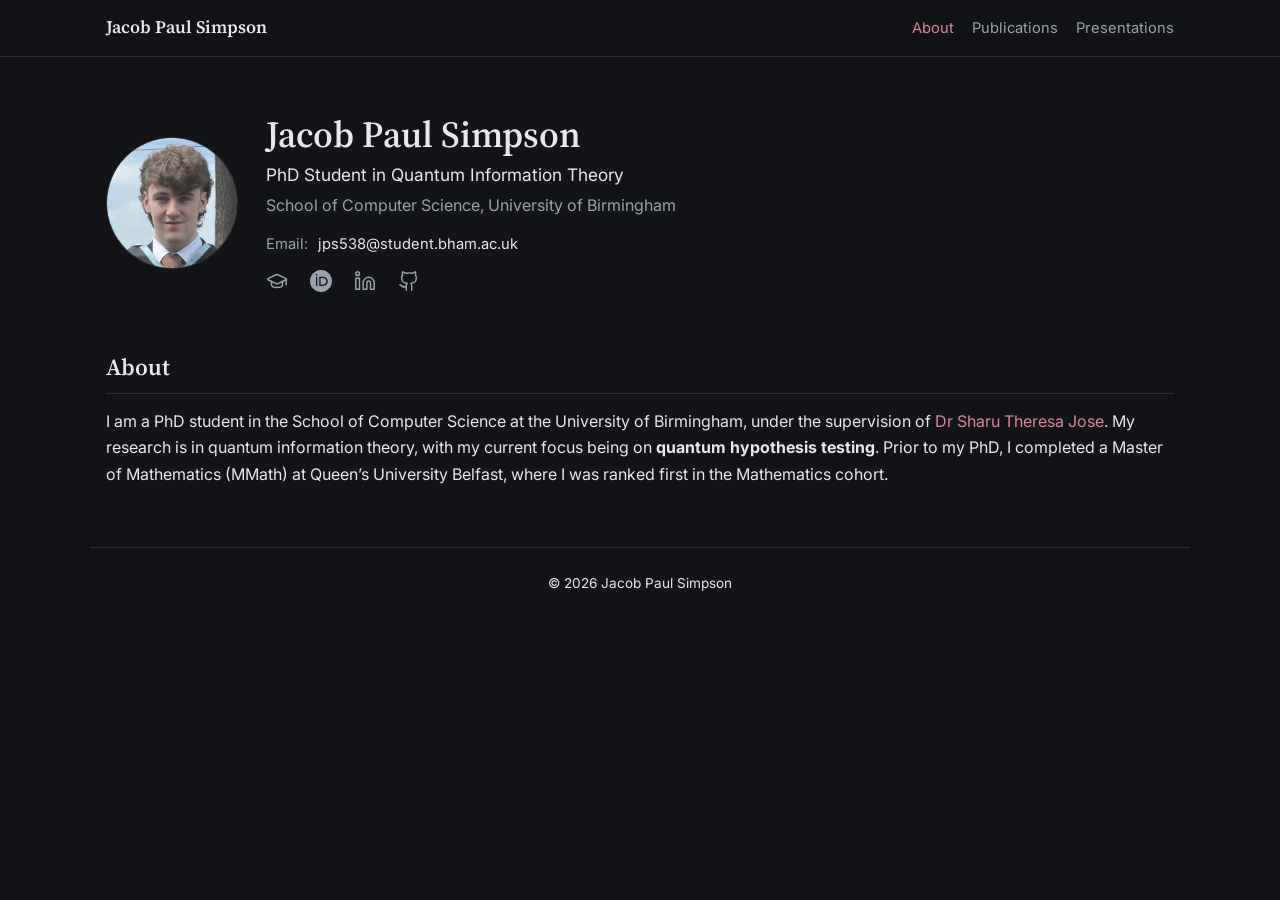
<file: index.html>
<!doctype html>
<html lang="en" data-theme="dark">
<head>
  <meta charset="utf-8">
  <meta name="viewport" content="width=device-width, initial-scale=1">
  <title>Jacob Paul Simpson</title>
  <meta name="description" content="Jacob Paul Simpson — PhD student in quantum information theory at the University of Birmingham, working on quantum hypothesis testing.">
  <meta name="author" content="Jacob Paul Simpson">
  <link rel="preconnect" href="https://fonts.googleapis.com">
  <link rel="preconnect" href="https://fonts.gstatic.com" crossorigin>
  <link rel="preload" href="photo.jpg" as="image" fetchpriority="high">
  
  <link href="https://fonts.googleapis.com/css2?family=Inter:wght@400;500;600&family=Source+Serif+4:opsz,wght@8..60,500;8..60,600&display=swap" rel="stylesheet" media="print" onload="this.media='all'">
  <noscript>
    <link href="https://fonts.googleapis.com/css2?family=Inter:wght@400;500;600&family=Source+Serif+4:opsz,wght@8..60,500;8..60,600&display=swap" rel="stylesheet">
  </noscript>
  <link rel="stylesheet" href="style.css?v=e458c6027c">
</head>
<body>
  <header class="site-header">
    <div class="wrap header-inner">
      <a class="brand" href="index.html">Jacob Paul Simpson</a>
      <nav>
        <a href="index.html" class="active">About</a>
        <a href="publications.html">Publications</a>
        <a href="talks.html">Presentations</a>
        
        
      </nav>
    </div>
  </header>

  <main class="wrap">
    <section class="hero">
      <div class="avatar" aria-hidden="true">
        <img src="photo.jpg" alt="" width="400" height="400" fetchpriority="high" decoding="async" onerror="this.remove()">
        <span>JS</span>
      </div>
      <div>
        <h1>Jacob Paul Simpson</h1>
        <p class="role">PhD Student in Quantum Information Theory</p>
        <p class="affil">School of Computer Science, University of Birmingham</p>
        <p class="profile-email"><span class="profile-email-label">Email:</span> <span>jps538@student.bham.ac.uk</span></p>
        
        <div class="links icons">
          <a href="https://inspirehep.net/authors/3199390" title="INSPIRE-HEP" aria-label="INSPIRE-HEP"><svg xmlns="http://www.w3.org/2000/svg" viewBox="0 0 24 24" fill="none" stroke="currentColor" stroke-width="1.6" stroke-linecap="round" stroke-linejoin="round" aria-hidden="true"><path d="M21.42 10.922a1 1 0 0 0-.019-1.838L12.83 5.18a2 2 0 0 0-1.66 0L2.6 9.08a1 1 0 0 0 0 1.832l8.57 3.908a2 2 0 0 0 1.66 0z"/><path d="M22 10v6"/><path d="M6 12.5V16a6 3 0 0 0 12 0v-3.5"/></svg></a>
          <a href="https://orcid.org/0009-0008-3253-7159" title="ORCID: 0009-0008-3253-7159" aria-label="ORCID profile: 0009-0008-3253-7159" rel="me"><svg width="22" height="22" aria-hidden="true" viewBox="0 0 72 72" version="1.1"
    xmlns="http://www.w3.org/2000/svg"
    xmlns:xlink="http://www.w3.org/1999/xlink"><g stroke="none" stroke-width="1" fill="none" fill-rule="evenodd"><g transform="translate(-924.000000, -72.000000)" fill-rule="nonzero"><g><g transform="translate(924.000000, 72.000000)"><path d="M72,36 C72,55.884375 55.884375,72 36,72 C16.115625,72 0,55.884375 0,36 C0,16.115625 16.115625,0 36,0 C55.884375,0 72,16.115625 72,36 Z" fill="currentColor"></path><g transform="translate(18.868966, 12.910345)" fill="var(--bg)"><polygon points="5.03734929 39.1250878 0.695429861 39.1250878 0.695429861 9.14431787 5.03734929 9.14431787 5.03734929 22.6930505 5.03734929 39.1250878"></polygon><path d="M11.409257,9.14431787 L23.1380784,9.14431787 C34.303014,9.14431787 39.2088191,17.0664074 39.2088191,24.1486995 C39.2088191,31.846843 33.1470485,39.1530811 23.1944669,39.1530811 L11.409257,39.1530811 L11.409257,9.14431787 Z M15.7511765,35.2620194 L22.6587756,35.2620194 C32.49858,35.2620194 34.7541226,27.8438084 34.7541226,24.1486995 C34.7541226,18.1301509 30.8915059,13.0353795 22.4332213,13.0353795 L15.7511765,13.0353795 L15.7511765,35.2620194 Z"></path><path d="M5.71401206,2.90182329 C5.71401206,4.441452 4.44526937,5.72914146 2.86638958,5.72914146 C1.28750978,5.72914146 0.0187670918,4.441452 0.0187670918,2.90182329 C0.0187670918,1.33420133 1.28750978,0.0745051096 2.86638958,0.0745051096 C4.44526937,0.0745051096 5.71401206,1.36219458 5.71401206,2.90182329 Z"></path></g></g></g></g></g></svg></a>
          <a href="https://www.linkedin.com/in/jacobpaulsimpson" title="LinkedIn" aria-label="LinkedIn"><svg xmlns="http://www.w3.org/2000/svg" viewBox="0 0 24 24" fill="none" stroke="currentColor" stroke-width="1.6" stroke-linecap="round" stroke-linejoin="round" aria-hidden="true"><path d="M16 8a6 6 0 0 1 6 6v7h-4v-7a2 2 0 0 0-2-2 2 2 0 0 0-2 2v7h-4v-7a6 6 0 0 1 6-6z"/><rect width="4" height="12" x="2" y="9"/><circle cx="4" cy="4" r="2"/></svg></a>
          <a href="https://github.com/jacobpaulsimpson" title="GitHub" aria-label="GitHub"><svg xmlns="http://www.w3.org/2000/svg" viewBox="0 0 24 24" fill="none" stroke="currentColor" stroke-width="1.6" stroke-linecap="round" stroke-linejoin="round" aria-hidden="true"><path d="M15 22v-4a4.8 4.8 0 0 0-1-3.5c3 0 6-2 6-5.5.08-1.25-.27-2.48-1-3.5.28-1.15.28-2.35 0-3.5 0 0-1 0-3 1.5-2.64-.5-5.36-.5-8 0C6 2 5 2 5 2c-.3 1.15-.3 2.35 0 3.5A5.403 5.403 0 0 0 4 9c0 3.5 3 5.5 6 5.5-.39.49-.68 1.05-.85 1.65-.17.6-.22 1.23-.15 1.85v4"/><path d="M9 18c-4.51 2-5-2-7-2"/></svg></a>
        </div>
      </div>
    </section>

    <section class="bio">
      <h2>About</h2>
      <p>
        I am a PhD student in the School of Computer Science at the University of Birmingham, under the supervision of
        <a href="https://scholar.google.com/citations?user=hhaiVGYAAAAJ&amp;hl=en" title="Dr Sharu Theresa Jose on Google Scholar">Dr Sharu Theresa Jose</a>. My research is in quantum information theory, with my current focus being on
        <strong>quantum hypothesis testing</strong>. Prior to my PhD, I completed a Master of Mathematics
        (MMath) at Queen&rsquo;s University Belfast, where I was ranked first in the Mathematics cohort.
      </p>
    </section>
  </main>

  <footer class="wrap footer">
    <span>&copy; <span class="year-now"></span> Jacob Paul Simpson</span>
  </footer>

  <script src="main.js?v=3654d2473d" defer></script>
</body>
</html>
</file>
<file: style.css>
:root {
  --bg: #121417; --surface: #1a1d21; --text: #e6e8ea; --muted: #9aa3ad; --border: #2a2f35;
  --accent: #e0839d; --accent-soft: #2e1f25;
  --published: #6fcf9b; --published-bg: #17301f;
  --blue: #8ab8e8; --blue-bg: #182838;
  --accepted: #c2a4ed; --accepted-bg: #2b223b;
  --review: #e8b45a; --review-bg: #33280f;
  --preprint: #b3bbc4; --preprint-bg: #262b30;
  --serif: "Source Serif 4", Georgia, serif;
  --sans: "Inter", system-ui, -apple-system, sans-serif;
}

* { box-sizing: border-box; }
html { scroll-behavior: smooth; }
body {
  margin: 0; background: var(--bg); color: var(--text);
  font: 16px/1.65 var(--sans); -webkit-font-smoothing: antialiased;
}
a { color: var(--accent); text-decoration: none; }
a:hover { text-decoration: underline; }
.wrap { max-width: 1100px; margin: 0 auto; padding: 0 16px; }
.muted { color: var(--muted); }
.small { font-size: 0.85rem; }
.citation-source { color: var(--accepted); }

/* Header */
.site-header {
  position: sticky; top: 0; z-index: 10;
  background: color-mix(in srgb, var(--bg) 88%, transparent);
  backdrop-filter: blur(8px); border-bottom: 1px solid var(--border);
}
.header-inner { display: flex; align-items: center; justify-content: space-between; height: 56px; gap: 12px; }
.brand { font-family: var(--serif); font-weight: 600; font-size: 1.1rem; color: var(--text); white-space: nowrap; }
nav { display: flex; align-items: center; gap: 18px; font-size: 0.92rem; }
nav a { color: var(--muted); }
nav a:hover, nav a.active { color: var(--accent); text-decoration: none; }

/* Hero */
.hero { display: flex; gap: 28px; align-items: center; padding: 56px 0 24px; }
.avatar {
  position: relative; flex: 0 0 132px; height: 132px; border-radius: 50%;
  background: var(--accent-soft); color: var(--accent); display: grid; place-items: center;
  font-family: var(--serif); font-size: 2.6rem; font-weight: 600; overflow: hidden;
  border: 1px solid var(--border);
}
.avatar img { position: absolute; inset: 0; width: 100%; height: 100%; object-fit: cover; }
h1 { font-family: var(--serif); font-weight: 600; font-size: 2.3rem; line-height: 1.15; margin: 0 0 6px; }
.role { margin: 0; font-size: 1.08rem; }
.affil { margin: 2px 0 14px; color: var(--muted); }
.profile-email { margin: 0 0 14px; font-size: 0.92rem; overflow-wrap: anywhere; }
.profile-email-label { color: var(--muted); margin-right: 6px; }
.links { display: flex; flex-wrap: wrap; gap: 8px; }
.links a {
  display: inline-flex; align-items: center; gap: 6px; font-size: 0.88rem;
  padding: 5px 11px; border: 1px solid var(--border); border-radius: 999px;
  background: var(--surface); color: var(--text);
}
.links a:hover { border-color: var(--accent); color: var(--accent); text-decoration: none; }

/* Sections */
section { padding: 8px 0 24px; }
h2 {
  font-family: var(--serif); font-weight: 600; font-size: 1.45rem;
  margin: 24px 0 14px; padding-bottom: 6px; border-bottom: 1px solid var(--border);
}
.section-head { display: flex; align-items: baseline; justify-content: space-between; border-bottom: 1px solid var(--border); margin: 24px 0 6px; }
.section-head h2 { border: 0; margin: 0; padding-bottom: 6px; }
.bio p { margin: 0 0 12px; }

/* Publications */
.year-label { font-family: var(--serif); font-size: 1.05rem; color: var(--muted); margin: 18px 0 8px; }
.pub {
  background: var(--surface); border: 1px solid var(--border); border-radius: 10px;
  padding: 16px 18px; margin-bottom: 12px;
}
.pub.pub-with-image {
  display: grid; grid-template-columns: minmax(160px, 23%) minmax(0, 1fr);
  gap: 24px; align-items: center; padding: 24px;
}
.pub-content { min-width: 0; }
.pub-image {
  aspect-ratio: 4 / 3; width: 100%; overflow: hidden;
  border-radius: 8px; background: #fff;
  display: flex; align-items: center; justify-content: center; padding: 16px;
}
.pub-logo-lockup { display: grid; grid-template-columns: minmax(0, 1fr); align-items: center; justify-items: center; width: 100%; container-type: inline-size; }
.pub-logo { display: block; width: 100%; height: auto; overflow: hidden; object-fit: contain; }
.pub-image--photo { background: #121a17; }
.pub-image--dark { background: #101319; }
.pub-logo-lockup--year { grid-template-columns: minmax(0, 4fr) minmax(0, 1fr); align-items: end; gap: 6px; }
.pub-image-year { color: #fff; font: 900 clamp(0.875rem, 8cqi, 1.25rem)/1 var(--serif); letter-spacing: 0; white-space: nowrap; }
.pub.pub-with-image[hidden] { display: none; }
@media (max-width: 700px) {
  .pub.pub-with-image { grid-template-columns: minmax(0, 1fr); gap: 18px; padding: 18px; }
  .pub-image { max-width: 240px; justify-self: center; }
}
.pub-title { font-family: var(--serif); font-weight: 600; font-size: 1.12rem; line-height: 1.35; margin: 0 0 4px; }
.pub-authors { margin: 0 0 4px; font-size: 0.95rem; }
.pub-authors .me { font-weight: 600; text-decoration: underline; text-decoration-color: var(--accent); text-underline-offset: 3px; }
.pub-venue { margin: 0 0 10px; font-size: 0.93rem; color: var(--muted); }
.pub-venue em { color: var(--text); }
.pub-location-date { display: block; margin-top: 0; }
.pub-separator { display: inline-block; font-size: 0.75em; line-height: 1; vertical-align: 0.08em; }
.pub-top { display: flex; flex-wrap: wrap; align-items: center; gap: 8px; margin-bottom: 8px; }
.pub-links { display: flex; flex-wrap: wrap; align-items: center; gap: 8px; }
.pub-link[hidden] { display: none; }
.page-head { display: flex; align-items: baseline; justify-content: space-between; flex-wrap: wrap; gap: 8px;
  padding-top: 40px; margin-bottom: 4px; border-bottom: 1px solid var(--border); }
.page-head h1 { margin-bottom: 10px; }
.badge {
  font-size: 0.75rem; font-weight: 600; letter-spacing: 0.02em; text-transform: uppercase;
  padding: 3px 9px; border-radius: 999px;
}
.badge.published { color: var(--published); background: var(--published-bg); }
.badge.accepted { color: var(--accepted); background: var(--accepted-bg); }
.badge.under-review { color: var(--review); background: var(--review-bg); }
.badge.preprint, .badge.in-preparation { color: var(--preprint); background: var(--preprint-bg); }
.cites {
  display: inline-flex; align-items: center; gap: 5px; font-size: 0.8rem;
  padding: 3px 9px; border-radius: 999px; border: 1px solid var(--border); color: var(--muted);
}
.pub-link {
  display: inline-flex; align-items: center; gap: 6px; font-size: 0.8rem; padding: 3px 9px; border-radius: 6px; border: 1px solid var(--border);
  color: var(--text); background: transparent; cursor: pointer; font-family: inherit;
}
.pub-link:hover { border-color: var(--accent); color: var(--accent); text-decoration: none; }

/* Footer */
.footer {
  display: flex; justify-content: center; flex-wrap: wrap; gap: 8px;
  padding: 24px 16px 40px; margin-top: 24px; border-top: 1px solid var(--border); font-size: 0.85rem;
}

@media (max-width: 640px) {
  .hero { flex-direction: column; align-items: flex-start; padding-top: 32px; }
  .avatar { flex-basis: auto; width: 104px; height: 104px; font-size: 2rem; }
  h1 { font-size: 1.9rem; }
  nav { gap: 12px; }
}

/* Icon-only contact links */
.links.icons { gap: 10px; }
.links.icons a {
  width: 40px; height: 40px; padding: 0; justify-content: center;
  font-size: 1.1rem; color: var(--muted);
}
.links.icons a:hover { color: var(--accent); border-color: var(--accent); transform: translateY(-1px); }
.links.icons a { transition: color .15s, border-color .15s, transform .15s; }
.links.icons a .ai { font-size: 1.2rem; }

/* Publication stats (right of the Publications heading) */
.page-head { align-items: flex-end; }
.stats { margin: 0 0 10px; display: grid; gap: 2px; font-size: 0.88rem; }
.stats div { display: flex; justify-content: space-between; gap: 18px; }
.stats dt { color: var(--muted); }
.stats dd { margin: 0; font-weight: 600; font-variant-numeric: tabular-nums; text-align: right; }
.page-head { align-items: center; padding-bottom: 10px; }
.page-head h1 { font-size: 2.6rem; margin: 0; }
.page-head .stats { margin: 0; }
.page-head { align-items: flex-end; }
.page-head h1 { font-size: 2.9rem; line-height: 1; }
.page-head { align-items: center; }
.page-head .stats { font-size: 0.78rem; line-height: 1.3; gap: 1px; }
.page-head .stats div { gap: 12px; }
.page-head .stats { font-size: 0.86rem; line-height: 1.3; }
.page-head .stats div { gap: 16px; }

/* Thin outline contact icons (Lucide) */
.links.icons { gap: 22px; margin-top: 4px; }
.links.icons a {
  width: auto; height: auto; padding: 0; border: 0; background: none; border-radius: 0;
  color: var(--muted); transform: none;
}
.links.icons a:hover { color: var(--accent); transform: translateY(-1px); }
.links.icons svg, .links.icons img { width: 22px; height: 22px; display: block; }

/* Publication search & filters */
.pub-toolbar { display: flex; flex-wrap: wrap; align-items: center; gap: 10px; margin: 18px 0 6px; }
.pub-toolbar .search {
  flex: 1 1 260px; display: flex; align-items: center; gap: 8px;
  background: var(--surface); border: 1px solid var(--border); border-radius: 8px; padding: 0 12px;
}
.pub-toolbar .search:focus-within { border-color: var(--accent); }
.pub-toolbar .search i { color: var(--muted); font-size: 0.85rem; }
.pub-toolbar input, .pub-toolbar select {
  font: inherit; font-size: 0.9rem; color: var(--text); background: transparent; border: 0; outline: none;
}
.pub-toolbar input { flex: 1; height: 38px; min-width: 0; }
.pub-toolbar select {
  height: 40px; padding: 0 10px; background: var(--surface); border: 1px solid var(--border); border-radius: 8px; cursor: pointer;
}
.pub-toolbar select:focus { border-color: var(--accent); }
.type-filter { display: inline-flex; border: 1px solid var(--border); border-radius: 8px; overflow: hidden; }
.type-filter button {
  font: inherit; font-size: 0.85rem; padding: 0 14px; height: 38px; cursor: pointer;
  background: var(--surface); color: var(--muted); border: 0; border-left: 1px solid var(--border);
}
.type-filter button:first-child { border-left: 0; }
.type-filter button:hover { color: var(--text); }
.type-filter button.on { background: var(--accent-soft); color: var(--accent); font-weight: 600; }
.pub[hidden], .year-label[hidden] { display: none; }
#pub-empty { padding: 24px 0; }

.pub-toolbar .search { height: 40px; }
.type-filter button { height: 38px; }

/* Year filter: only the arrow box opens the menu */
.year-select {
  display: inline-flex; align-items: stretch; height: 40px;
  background: var(--surface); border: 1px solid var(--border); border-radius: 8px; overflow: hidden;
}
.year-select .value {
  display: flex; align-items: center; padding: 0 14px; min-width: 92px;
  font-size: 0.9rem; color: var(--text); user-select: none; cursor: default;
}
.year-select .arrow {
  position: relative; width: 38px; display: grid; place-items: center;
  border-left: 1px solid var(--border); color: var(--muted); cursor: pointer;
}
.year-select .arrow:hover { color: var(--text); background: color-mix(in srgb, var(--text) 6%, transparent); }
.year-select .arrow i { font-size: 0.7rem; pointer-events: none; }
.year-select select {
  position: absolute; inset: 0; width: 100%; height: 100%;
  opacity: 0; cursor: pointer; appearance: none; -webkit-appearance: none;
}
.year-select:focus-within { border-color: var(--accent); }
/* Highlight own name in author lists: bold, no underline */
.pub-authors { color: var(--muted); }
.pub-authors .me { font-weight: 600; color: var(--text); text-decoration: none; }
.pub-authors .me { color: var(--accent); }

/* Talks & Teaching */
.section-title { font-size: 1.25rem; margin: 28px 0 12px; }
.teach-list { list-style: none; padding: 0; margin: 0; }
.teach-list li { display: grid; grid-template-columns: 90px 1fr; gap: 12px; padding: 6px 0; }
.teach-list .when { color: var(--muted); font-variant-numeric: tabular-nums; }
.page-head + #talk-list { margin-top: 8px; }

/* Talk type badges: invited = green, contributed = lavender, poster = blue */
.badge.kind-invited { color: var(--published); background: var(--published-bg); }
.badge.kind-contributed { color: var(--accepted); background: var(--accepted-bg); }
.badge.kind-poster { color: var(--blue); background: var(--blue-bg); }
.badge.kind-seminar { color: var(--preprint); background: var(--preprint-bg); }
.links.icons a .ai { font-size: 21px; line-height: 22px; display: block; }
.avatar img { object-position: 50% 40%; }

/* Keep navigation, headings and filters within narrow phone screens. */
@media (max-width: 640px) {
  .header-inner { height: auto; padding-block: 12px; flex-direction: column; align-items: flex-start; gap: 8px; }
  nav { flex-wrap: wrap; width: 100%; }
  .page-head { align-items: flex-start; gap: 16px; }
  .page-head h1 { font-size: clamp(1.8rem, 8vw, 2.4rem); line-height: 1.15; }
  .type-filter { flex-wrap: wrap; width: 100%; gap: 1px; background: var(--border); }
  .type-filter button { flex: 1 1 130px; border-left: 0; }
}
</file>
